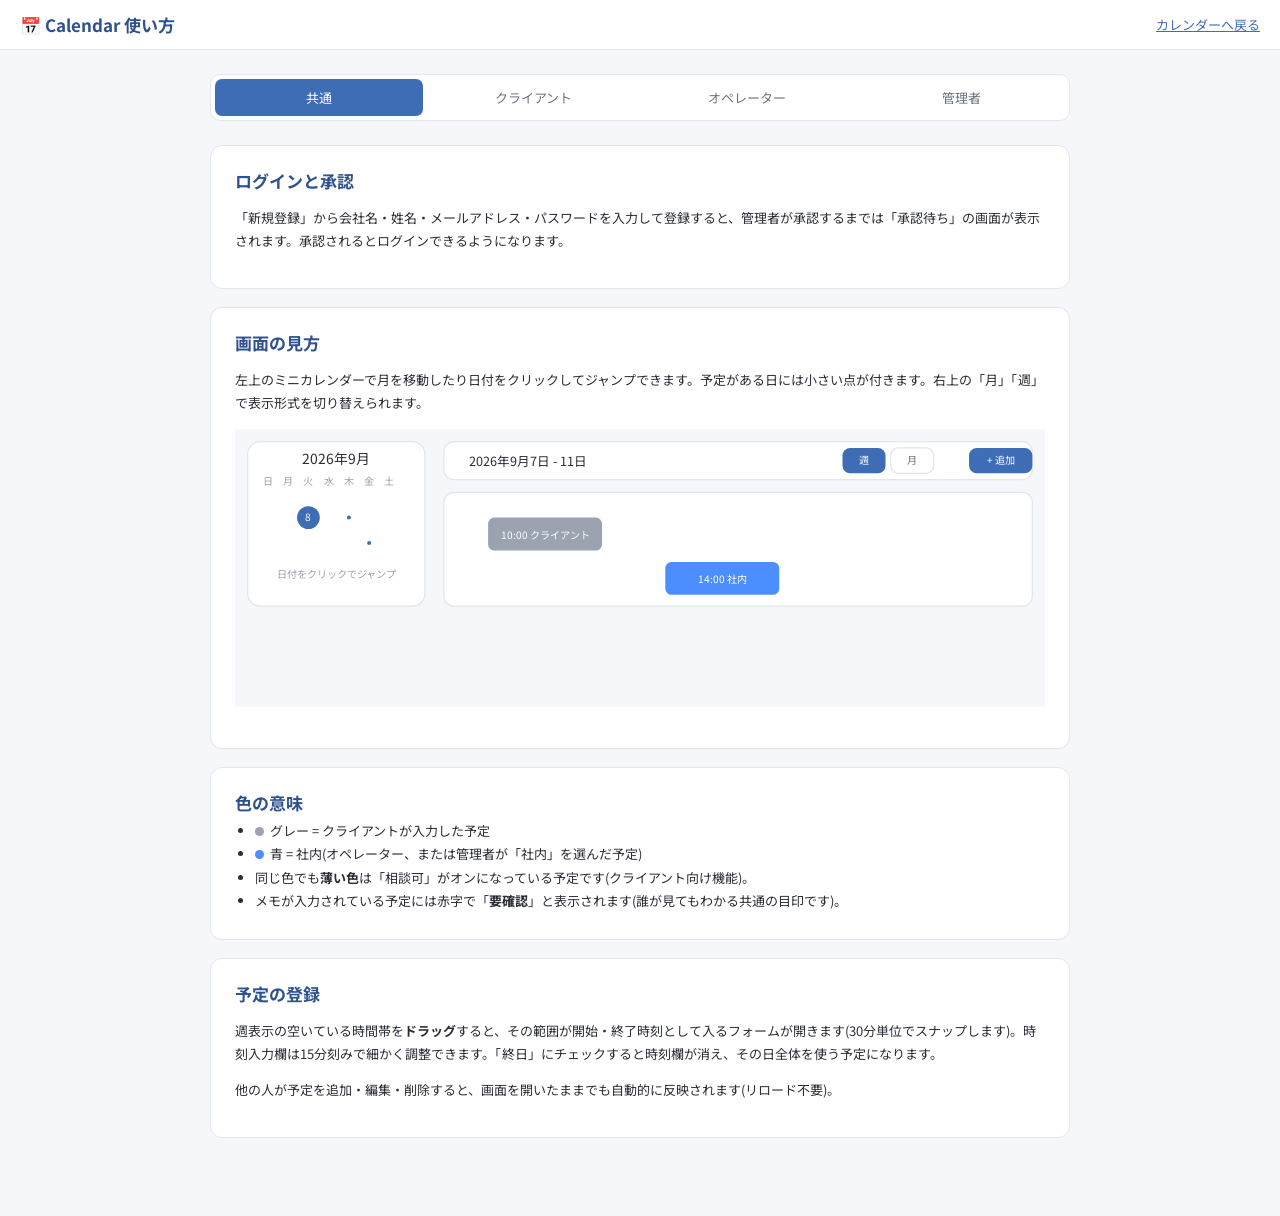
<file: help.html>
<!DOCTYPE html>
<html lang="ja">
<head>
<meta charset="UTF-8">
<meta name="viewport" content="width=device-width, initial-scale=1.0">
<title>使い方 - Calendar</title>
<link rel="stylesheet" href="style.css">
<style>
.help-body { max-width: 900px; margin: 0 auto; padding: 24px 20px 60px; }
.help-toggle {
  display: flex;
  gap: 6px;
  border: 1px solid var(--border);
  border-radius: 10px;
  padding: 4px;
  background: #fff;
  margin-bottom: 24px;
  flex-wrap: wrap;
}
.help-toggle button {
  flex: 1;
  min-width: 100px;
  border: none;
  background: none;
  border-radius: 7px;
  padding: 9px 10px;
  font-size: 13px;
  font-family: inherit;
  cursor: pointer;
  color: var(--text-muted);
}
.help-toggle button.active { background: var(--accent); color: #fff; }
.help-section { display: none; }
.help-section.active { display: block; }
.help-card {
  background: #fff;
  border: 1px solid var(--border);
  border-radius: 12px;
  padding: 22px 24px;
  margin-bottom: 18px;
}
.help-card h2 { margin: 0 0 4px; font-size: 17px; color: var(--accent-dark); }
.help-card h3 { margin: 18px 0 6px; font-size: 14px; }
.help-card p, .help-card li { font-size: 13px; line-height: 1.8; color: var(--text); }
.help-card ul { margin: 4px 0; padding-left: 20px; }
.help-figure { text-align: center; margin: 14px 0; }
.help-figure svg { max-width: 100%; height: auto; }
.help-note {
  background: #F5F7FA;
  border-left: 3px solid var(--accent);
  border-radius: 6px;
  padding: 10px 14px;
  font-size: 12.5px;
  color: var(--text-muted);
  margin-top: 10px;
}
</style>
</head>
<body>
<div class="app-header">
  <div class="brand">📅 Calendar 使い方</div>
  <div class="right">
    <a href="calendar.html">カレンダーへ戻る</a>
  </div>
</div>

<div class="help-body">
  <div class="help-toggle" id="roleToggle">
    <button class="active" data-target="common">共通</button>
    <button data-target="client">クライアント</button>
    <button data-target="operator">オペレーター</button>
    <button data-target="admin">管理者</button>
  </div>

  <!-- ========== 共通 ========== -->
  <div class="help-section active" id="sec-common">
    <div class="help-card">
      <h2>ログインと承認</h2>
      <p>「新規登録」から会社名・姓名・メールアドレス・パスワードを入力して登録すると、管理者が承認するまでは「承認待ち」の画面が表示されます。承認されるとログインできるようになります。</p>
    </div>

    <div class="help-card">
      <h2>画面の見方</h2>
      <p>左上のミニカレンダーで月を移動したり日付をクリックしてジャンプできます。予定がある日には小さい点が付きます。右上の「月」「週」で表示形式を切り替えられます。</p>
      <div class="help-figure">
        <svg viewBox="0 0 640 220" xmlns="http://www.w3.org/2000/svg">
          <rect x="0" y="0" width="640" height="220" fill="#F5F7FA"/>
          <rect x="10" y="10" width="140" height="130" rx="10" fill="#fff" stroke="#E2E6ED"/>
          <text x="80" y="28" font-size="11" text-anchor="middle" fill="#2A2E36">2026年9月</text>
          <g fill="#9AA3AF" font-size="8">
            <text x="26" y="44" text-anchor="middle">日</text><text x="42" y="44" text-anchor="middle">月</text>
            <text x="58" y="44" text-anchor="middle">火</text><text x="74" y="44" text-anchor="middle">水</text>
            <text x="90" y="44" text-anchor="middle">木</text><text x="106" y="44" text-anchor="middle">金</text>
            <text x="122" y="44" text-anchor="middle">土</text>
          </g>
          <circle cx="58" cy="70" r="9" fill="#3E6CB5"/>
          <text x="58" y="73" font-size="8" text-anchor="middle" fill="#fff">8</text>
          <circle cx="90" cy="70" r="1.6" fill="#3E6CB5"/>
          <circle cx="106" cy="90" r="1.6" fill="#3E6CB5"/>
          <text x="80" y="118" font-size="8" text-anchor="middle" fill="#9AA3AF">日付をクリックでジャンプ</text>

          <rect x="165" y="10" width="465" height="30" rx="8" fill="#fff" stroke="#E2E6ED"/>
          <text x="185" y="29" font-size="10" fill="#2A2E36">2026年9月7日 - 11日</text>
          <rect x="480" y="15" width="34" height="20" rx="6" fill="#3E6CB5"/>
          <text x="497" y="28" font-size="8" text-anchor="middle" fill="#fff">週</text>
          <rect x="518" y="15" width="34" height="20" rx="6" fill="#fff" stroke="#E2E6ED"/>
          <text x="535" y="28" font-size="8" text-anchor="middle" fill="#6B7280">月</text>
          <rect x="580" y="15" width="50" height="20" rx="6" fill="#3E6CB5"/>
          <text x="605" y="28" font-size="8" text-anchor="middle" fill="#fff">+ 追加</text>

          <rect x="165" y="50" width="465" height="90" rx="8" fill="#fff" stroke="#E2E6ED"/>
          <rect x="200" y="70" width="90" height="26" rx="5" fill="#9AA3AF"/>
          <text x="245" y="87" font-size="8" text-anchor="middle" fill="#fff">10:00 クライアント</text>
          <rect x="340" y="105" width="90" height="26" rx="5" fill="#4C8DFF"/>
          <text x="385" y="122" font-size="8" text-anchor="middle" fill="#fff">14:00 社内</text>
        </svg>
      </div>
    </div>

    <div class="help-card">
      <h2>色の意味</h2>
      <ul>
        <li><span class="dot personal" style="display:inline-block;width:9px;height:9px;border-radius:50%;background:var(--personal);margin-right:6px;"></span>グレー = クライアントが入力した予定</li>
        <li><span class="dot appointment" style="display:inline-block;width:9px;height:9px;border-radius:50%;background:var(--appointment);margin-right:6px;"></span>青 = 社内(オペレーター、または管理者が「社内」を選んだ予定)</li>
        <li>同じ色でも<b>薄い色</b>は「相談可」がオンになっている予定です(クライアント向け機能)。</li>
        <li>メモが入力されている予定には赤字で「<b>要確認</b>」と表示されます(誰が見てもわかる共通の目印です)。</li>
      </ul>
    </div>

    <div class="help-card">
      <h2>予定の登録</h2>
      <p>週表示の空いている時間帯を<b>ドラッグ</b>すると、その範囲が開始・終了時刻として入るフォームが開きます(30分単位でスナップします)。時刻入力欄は15分刻みで細かく調整できます。「終日」にチェックすると時刻欄が消え、その日全体を使う予定になります。</p>
      <p>他の人が予定を追加・編集・削除すると、画面を開いたままでも自動的に反映されます(リロード不要)。</p>
    </div>
  </div>

  <!-- ========== クライアント ========== -->
  <div class="help-section" id="sec-client">
    <div class="help-card">
      <h2>クライアントの方へ</h2>
      <p>クライアント権限では、自分の予定(グレー表示)を登録・編集・削除できます。他の人が入力した予定は編集できません。</p>
      <div class="help-figure">
        <svg viewBox="0 0 400 260" xmlns="http://www.w3.org/2000/svg">
          <rect x="0" y="0" width="400" height="260" fill="#F5F7FA"/>
          <rect x="20" y="10" width="360" height="240" rx="12" fill="#fff" stroke="#E2E6ED"/>
          <text x="40" y="34" font-size="12" fill="#2A2E36">予定を追加</text>
          <text x="40" y="50" font-size="8" fill="#6B7280">作成者: 山田 太郎</text>

          <text x="40" y="70" font-size="9" fill="#6B7280">タイトル(空欄なら「予定あり」)</text>
          <rect x="40" y="76" width="320" height="22" rx="5" fill="#fff" stroke="#E2E6ED"/>

          <rect x="40" y="108" width="12" height="12" rx="3" fill="#fff" stroke="#9AA3AF"/>
          <text x="60" y="118" font-size="9" fill="#2A2E36">終日</text>

          <rect x="40" y="128" width="12" height="12" rx="3" fill="#3E6CB5"/>
          <text x="60" y="138" font-size="9" fill="#2A2E36">相談可</text>
          <text x="120" y="138" font-size="8" fill="#6B7280">← チェックすると薄い色で表示されます</text>

          <text x="40" y="160" font-size="9" fill="#6B7280">開始日 / 開始時刻 / 終了時刻</text>
          <rect x="40" y="166" width="150" height="20" rx="5" fill="#fff" stroke="#E2E6ED"/>
          <rect x="200" y="166" width="80" height="20" rx="5" fill="#fff" stroke="#E2E6ED"/>

          <text x="40" y="204" font-size="9" fill="#6B7280">メモ(任意・入力すると「要確認」表示)</text>
          <rect x="40" y="210" width="320" height="24" rx="5" fill="#fff" stroke="#E2E6ED"/>
        </svg>
      </div>
      <h3>できること</h3>
      <ul>
        <li>タイトル・場所の入力は不要(空欄でOK。空欄の場合は自動で「予定あり」という表示になります)</li>
        <li>「相談可」にチェックすると、その予定は薄いグレーで表示され、日程調整に応じられることが一目でわかります</li>
        <li>自分が登録した予定の編集・削除</li>
        <li>他の人(オペレーター・管理者・他のクライアント)の予定は閲覧のみで編集不可</li>
      </ul>
    </div>
  </div>

  <!-- ========== オペレーター ========== -->
  <div class="help-section" id="sec-operator">
    <div class="help-card">
      <h2>オペレーターの方へ</h2>
      <p>オペレーター権限では、確定した社内アポイントを登録します(青色で表示)。タイトル欄の代わりに「会社名」を入力します。</p>
      <div class="help-figure">
        <svg viewBox="0 0 400 200" xmlns="http://www.w3.org/2000/svg">
          <rect x="0" y="0" width="400" height="200" fill="#F5F7FA"/>
          <rect x="20" y="10" width="360" height="180" rx="12" fill="#fff" stroke="#E2E6ED"/>
          <text x="40" y="34" font-size="12" fill="#2A2E36">予定を追加</text>
          <text x="40" y="50" font-size="8" fill="#6B7280">作成者: 鈴木 花子</text>

          <text x="40" y="70" font-size="9" fill="#6B7280">会社名(必須)</text>
          <rect x="40" y="76" width="320" height="22" rx="5" fill="#fff" stroke="#4C8DFF"/>
          <text x="52" y="91" font-size="9" fill="#2A2E36">サンプル株式会社</text>

          <text x="40" y="118" font-size="9" fill="#6B7280">開始日 / 時刻</text>
          <rect x="40" y="124" width="150" height="20" rx="5" fill="#fff" stroke="#E2E6ED"/>
          <rect x="200" y="124" width="80" height="20" rx="5" fill="#fff" stroke="#E2E6ED"/>

          <text x="40" y="164" font-size="9" fill="#6B7280">メモ(任意)</text>
          <rect x="40" y="170" width="320" height="14" rx="5" fill="#fff" stroke="#E2E6ED"/>
        </svg>
      </div>

      <h3>入力できない期間があります</h3>
      <p>管理者が設定した「本日から○営業日」は、新しい予定を入力できません。週表示ではその期間の列が斜線でグレー表示され、ドラッグでの入力もできなくなります。</p>
      <div class="help-figure">
        <svg viewBox="0 0 400 130" xmlns="http://www.w3.org/2000/svg">
          <rect x="0" y="0" width="400" height="130" fill="#F5F7FA"/>
          <defs>
            <pattern id="stripe" width="10" height="10" patternTransform="rotate(45)" patternUnits="userSpaceOnUse">
              <rect width="10" height="10" fill="#fff"/>
              <line x1="0" y1="0" x2="0" y2="10" stroke="#C7CEDA" stroke-width="4"/>
            </pattern>
          </defs>
          <g stroke="#E2E6ED">
            <rect x="20" y="20" width="70" height="90" fill="url(#stripe)"/>
            <rect x="90" y="20" width="70" height="90" fill="url(#stripe)"/>
            <rect x="160" y="20" width="70" height="90" fill="#fff"/>
            <rect x="230" y="20" width="70" height="90" fill="#fff"/>
            <rect x="300" y="20" width="70" height="90" fill="#fff"/>
          </g>
          <text x="55" y="14" font-size="8" text-anchor="middle" fill="#6B7280">月</text>
          <text x="125" y="14" font-size="8" text-anchor="middle" fill="#6B7280">火</text>
          <text x="195" y="14" font-size="8" text-anchor="middle" fill="#6B7280">水</text>
          <text x="265" y="14" font-size="8" text-anchor="middle" fill="#6B7280">木</text>
          <text x="335" y="14" font-size="8" text-anchor="middle" fill="#6B7280">金</text>
          <text x="55" y="65" font-size="8" text-anchor="middle" fill="#9AA3AF">入力不可</text>
          <text x="125" y="65" font-size="8" text-anchor="middle" fill="#9AA3AF">入力不可</text>
          <text x="195" y="65" font-size="8" text-anchor="middle" fill="#3E6CB5">入力可</text>
        </svg>
      </div>

      <h3>できること・できないこと</h3>
      <ul>
        <li>自分が登録した予定の編集はできます</li>
        <li><b>削除はできません</b>(削除が必要な場合は管理者に依頼してください)</li>
        <li>他の人(クライアント・他のオペレーター・管理者)の予定は編集不可</li>
      </ul>
    </div>
  </div>

  <!-- ========== 管理者 ========== -->
  <div class="help-section" id="sec-admin">
    <div class="help-card">
      <h2>管理者の方へ</h2>
      <p>管理者はすべての予定を入力・編集・削除できます。予定を追加する際は「種別」で社内/管理者を選べます(タイトル欄が「会社名」⇔「タイトル」に切り替わります)。</p>
      <div class="help-figure">
        <svg viewBox="0 0 400 130" xmlns="http://www.w3.org/2000/svg">
          <rect x="0" y="0" width="400" height="130" fill="#F5F7FA"/>
          <rect x="20" y="10" width="360" height="110" rx="12" fill="#fff" stroke="#E2E6ED"/>
          <text x="40" y="32" font-size="10" fill="#6B7280">種別</text>
          <rect x="40" y="40" width="140" height="26" rx="6" fill="#4C8DFF"/>
          <text x="110" y="57" font-size="9" text-anchor="middle" fill="#fff">社内</text>
          <rect x="185" y="40" width="140" height="26" rx="6" fill="#fff" stroke="#E2E6ED"/>
          <text x="255" y="57" font-size="9" text-anchor="middle" fill="#6B7280">管理者</text>
          <text x="40" y="90" font-size="8" fill="#6B7280">「社内」選択時はタイトル欄が「会社名」に、</text>
          <text x="40" y="102" font-size="8" fill="#6B7280">「管理者」選択時は「タイトル」表示になります。</text>
        </svg>
      </div>

      <h3>管理者ページでできること</h3>
      <ul>
        <li><b>ユーザーの承認</b>:新規登録者を承認/取消</li>
        <li><b>権限の変更</b>:クライアント/オペレーター/管理者をプルダウンで切り替え</li>
        <li><b>入力制限の設定</b>:オペレーターが新規入力できない「本日からの営業日数」を設定</li>
      </ul>
      <div class="help-figure">
        <svg viewBox="0 0 500 150" xmlns="http://www.w3.org/2000/svg">
          <rect x="0" y="0" width="500" height="150" fill="#F5F7FA"/>
          <rect x="20" y="10" width="460" height="60" rx="10" fill="#fff" stroke="#E2E6ED"/>
          <text x="36" y="30" font-size="10" fill="#2A2E36">入力制限の設定</text>
          <text x="36" y="46" font-size="8" fill="#6B7280">本日から入力不可にする営業日数</text>
          <rect x="270" y="34" width="50" height="20" rx="5" fill="#fff" stroke="#E2E6ED"/>
          <text x="295" y="48" font-size="9" text-anchor="middle" fill="#2A2E36">5</text>
          <rect x="335" y="34" width="50" height="20" rx="5" fill="#3E6CB5"/>
          <text x="360" y="48" font-size="8" text-anchor="middle" fill="#fff">保存</text>

          <rect x="20" y="82" width="460" height="60" rx="10" fill="#fff" stroke="#E2E6ED"/>
          <text x="36" y="100" font-size="8" fill="#6B7280">氏名</text>
          <text x="120" y="100" font-size="8" fill="#6B7280">承認</text>
          <text x="200" y="100" font-size="8" fill="#6B7280">権限</text>
          <text x="36" y="122" font-size="9" fill="#2A2E36">鈴木 花子</text>
          <rect x="110" y="112" width="46" height="16" rx="8" fill="#E5F6EA"/>
          <text x="133" y="124" font-size="7" text-anchor="middle" fill="#1E8A3B">承認済み</text>
          <rect x="190" y="110" width="90" height="20" rx="5" fill="#fff" stroke="#E2E6ED"/>
          <text x="235" y="124" font-size="8" text-anchor="middle" fill="#2A2E36">オペレーター ▾</text>
        </svg>
      </div>
      <div class="help-note">この使い方ページ内のイラストは実際の画面の見た目を簡略化したものです。実際のレイアウトとは細部が異なる場合があります。</div>
    </div>
  </div>
</div>

<script>
document.getElementById("roleToggle").addEventListener("click", (e) => {
  const btn = e.target.closest("button[data-target]");
  if (!btn) return;
  document.querySelectorAll("#roleToggle button").forEach(b => b.classList.toggle("active", b === btn));
  document.querySelectorAll(".help-section").forEach(s => s.classList.remove("active"));
  document.getElementById("sec-" + btn.dataset.target).classList.add("active");
});
</script>
</body>
</html>
</file>
<file: style.css>
@import url('https://fonts.googleapis.com/css2?family=Noto+Sans+JP:wght@400;500;700&display=swap');

:root {
  --accent: #3E6CB5;
  --accent-dark: #2E5290;
  --bg: #F5F7FA;
  --card-bg: #FFFFFF;
  --border: #E2E6ED;
  --border-strong: #C7CEDA;
  --text: #2A2E36;
  --text-muted: #6B7280;
  --personal: #9AA3AF;
  --personal-pale: #E4E6E9;
  --appointment: #4C8DFF;
  --appointment-pale: #DCEAFF;
  --danger: #E15554;
}

* { box-sizing: border-box; }

/* .btn's own `display` would otherwise beat the UA [hidden] rule and make
   hidden buttons (e.g. #deleteBtn on a new event) render anyway. */
[hidden] { display: none !important; }

body {
  margin: 0;
  font-family: 'Noto Sans JP', -apple-system, BlinkMacSystemFont, "Hiragino Kaku Gothic ProN", sans-serif;
  background: var(--bg);
  color: var(--text);
}

a { color: var(--accent); }

.auth-page {
  min-height: 100vh;
  display: flex;
  align-items: center;
  justify-content: center;
  padding: 16px;
}

.auth-card {
  background: var(--card-bg);
  border: 1px solid var(--border);
  border-radius: 16px;
  padding: 36px 32px;
  width: 100%;
  max-width: 380px;
  box-shadow: 0 4px 24px rgba(30, 40, 60, 0.06);
}

.auth-card h1 {
  font-size: 22px;
  margin: 0 0 24px;
  text-align: center;
  color: var(--accent-dark);
}

.field { margin-bottom: 16px; }
.field label {
  display: block;
  font-size: 13px;
  color: var(--text-muted);
  margin-bottom: 6px;
}
.field input, .field select, .field textarea {
  width: 100%;
  padding: 10px 12px;
  border: 1px solid var(--border);
  border-radius: 8px;
  font-size: 14px;
  font-family: inherit;
  background: #fff;
}
.field input:focus, .field select:focus, .field textarea:focus {
  outline: none;
  border-color: var(--accent);
}

.btn {
  display: inline-flex;
  align-items: center;
  justify-content: center;
  gap: 6px;
  border: none;
  border-radius: 8px;
  padding: 10px 18px;
  font-size: 14px;
  font-family: inherit;
  font-weight: 500;
  cursor: pointer;
  background: var(--accent);
  color: #fff;
  transition: background 0.15s;
}
.btn:hover { background: var(--accent-dark); }
.btn.block { width: 100%; }
.btn.secondary { background: #fff; color: var(--text); border: 1px solid var(--border); }
.btn.secondary:hover { background: #F0F2F5; }
.btn.danger { background: var(--danger); }
.btn.danger:hover { background: #C64444; }
.btn:disabled { opacity: 0.5; cursor: default; }

.msg { font-size: 13px; margin-top: 14px; text-align: center; }
.msg.error { color: var(--danger); }
.msg.info { color: var(--text-muted); }

/* Any event with a memo gets this flag, regardless of role/type. */
.need-check { color: var(--danger); font-weight: 700; margin-left: 4px; }
/* Shown whenever "相談可" is on. */
.negotiable-flag { color: var(--accent); font-weight: 700; margin-left: 4px; }

.switch-link { text-align: center; font-size: 13px; margin-top: 18px; color: var(--text-muted); }

/* App shell */
.app-header {
  display: flex;
  align-items: center;
  justify-content: space-between;
  padding: 12px 20px;
  background: var(--card-bg);
  border-bottom: 1px solid var(--border);
}
.app-header .brand {
  font-weight: 700;
  color: var(--accent-dark);
  font-size: 17px;
}
.app-header .right { display: flex; align-items: center; gap: 10px; font-size: 13px; color: var(--text-muted); }

.app-body { padding: 20px; max-width: 1100px; margin: 0 auto; }

.app-shell {
  display: flex;
  align-items: flex-start;
  gap: 20px;
  max-width: 1280px;
  margin: 0 auto;
  padding: 20px;
}
.sidebar { width: 220px; flex-shrink: 0; }
.main-content { flex: 1; min-width: 0; }

.mini-cal {
  background: var(--card-bg);
  border: 1px solid var(--border);
  border-radius: 12px;
  padding: 14px;
}
.mini-cal-header {
  display: flex;
  align-items: center;
  justify-content: space-between;
  font-size: 13px;
  font-weight: 700;
  margin-bottom: 10px;
}
.mini-cal-nav { display: flex; gap: 2px; }
.mini-cal-nav button {
  border: none;
  background: none;
  cursor: pointer;
  font-size: 14px;
  color: var(--text-muted);
  width: 22px; height: 22px;
  border-radius: 6px;
}
.mini-cal-nav button:hover { background: #F0F2F5; }

.mini-grid { display: grid; grid-template-columns: repeat(7, 1fr); gap: 2px; }
.mini-dow { text-align: center; font-size: 10px; color: var(--text-muted); padding-bottom: 4px; }
.mini-day {
  position: relative;
  text-align: center;
  font-size: 11px;
  padding: 5px 0 7px;
  border-radius: 6px;
  cursor: pointer;
  color: var(--text);
}
.mini-day:hover { background: #F0F2F5; }
.mini-day.other-month { color: #C4C9D2; }
.mini-day.today { font-weight: 700; color: var(--accent-dark); }
.mini-day.selected { background: var(--accent); color: #fff; }
.mini-day .mini-dot {
  position: absolute;
  bottom: 1px; left: 50%;
  transform: translateX(-50%);
  width: 4px; height: 4px;
  border-radius: 50%;
  background: var(--accent);
}
.mini-day.selected .mini-dot { background: #fff; }

.calendar-toolbar {
  display: flex;
  align-items: center;
  justify-content: space-between;
  margin-bottom: 14px;
  flex-wrap: wrap;
  gap: 10px;
}
.calendar-toolbar .month-label { font-size: 19px; font-weight: 700; min-width: 200px; text-align: center; }
.calendar-toolbar .nav-btns { display: flex; align-items: center; gap: 6px; }
.icon-btn {
  border: 1px solid var(--border);
  background: #fff;
  border-radius: 8px;
  width: 34px; height: 34px;
  cursor: pointer;
  font-size: 15px;
  color: var(--text);
}
.icon-btn:hover { background: #F0F2F5; }

.view-toggle {
  display: flex;
  border: 1px solid var(--border);
  border-radius: 8px;
  overflow: hidden;
  margin-right: 4px;
}
.view-btn {
  border: none;
  background: #fff;
  padding: 8px 14px;
  font-size: 13px;
  font-family: inherit;
  cursor: pointer;
  color: var(--text-muted);
}
.view-btn + .view-btn { border-left: 1px solid var(--border); }
.view-btn.active { background: var(--accent); color: #fff; }

.legend { display: flex; gap: 16px; font-size: 12px; color: var(--text-muted); margin-bottom: 10px; }
.legend span { display: inline-flex; align-items: center; gap: 5px; }
.dot { width: 9px; height: 9px; border-radius: 50%; display: inline-block; }
.dot.personal { background: var(--personal); }
.dot.appointment { background: var(--appointment); }

.grid {
  display: grid;
  grid-template-columns: repeat(7, 1fr);
  gap: 6px;
}
.grid .dow {
  text-align: center;
  font-size: 12px;
  color: var(--text-muted);
  padding-bottom: 4px;
}
.day-cell {
  background: var(--card-bg);
  border: 1px solid var(--border);
  border-radius: 10px;
  min-height: 96px;
  padding: 6px;
  cursor: pointer;
  display: flex;
  flex-direction: column;
  gap: 4px;
}
.day-cell:hover { border-color: var(--accent); }
.day-cell.other-month { background: #FAFBFC; color: #C4C9D2; }
.day-cell.today { border-color: var(--accent); box-shadow: inset 0 0 0 1px var(--accent); }
.day-num { font-size: 12px; font-weight: 500; }
.chip {
  font-size: 11px;
  padding: 2px 6px;
  border-radius: 5px;
  color: #fff;
  white-space: nowrap;
  overflow: hidden;
  text-overflow: ellipsis;
}
.chip.personal { background: var(--personal); }
.chip.appointment { background: var(--appointment); }
.chip.negotiable { color: var(--text); }
.chip.personal.negotiable { background: var(--personal-pale); }
.chip.appointment.negotiable { background: var(--appointment-pale); }
.chip-more { font-size: 10px; color: var(--text-muted); }

/* Week view (weekdays only, 8:00-21:00 time grid) */
.week-header {
  display: grid;
  grid-template-columns: 56px repeat(5, 1fr);
  margin-bottom: 6px;
}
.week-header-cell {
  text-align: center;
  font-size: 12px;
  line-height: 1.5;
  padding: 6px 0;
  cursor: pointer;
  border-radius: 8px;
  color: var(--text-muted);
}
.week-header-cell:hover { background: #F0F2F5; }
.week-header-cell.today { background: #EEF4FF; color: var(--accent-dark); font-weight: 700; }

.week-body {
  display: grid;
  grid-template-columns: 56px repeat(5, 1fr);
  background: var(--card-bg);
  border: 1px solid var(--border);
  border-radius: 10px;
  padding-top: 8px;
  overflow: hidden;
}
/* Lets the 5 day-column children participate directly in .week-body's grid
   tracks instead of being squeezed into a single track as one wrapper item. */
.week-days { display: contents; }
.week-hour-labels { position: relative; }
.week-hour-label {
  position: absolute;
  left: 0; right: 8px;
  text-align: right;
  font-size: 11px;
  color: var(--text-muted);
  transform: translateY(-7px);
}
.week-day-col {
  position: relative;
  border-left: 2px solid var(--border-strong);
  cursor: pointer;
  user-select: none;
}
.week-day-col.today { background-color: #FAFBFF; }
.week-day-col.blocked {
  cursor: not-allowed;
  background-image: repeating-linear-gradient(
    45deg,
    rgba(154, 163, 175, 0.08), rgba(154, 163, 175, 0.08) 6px,
    transparent 6px, transparent 12px
  );
}
.hour-line {
  position: absolute;
  left: 0; right: 0;
  height: 1px;
  background: var(--border);
  pointer-events: none;
}
.half-hour-line {
  position: absolute;
  left: 0; right: 0;
  height: 1px;
  background: var(--border);
  opacity: 0.45;
  pointer-events: none;
}
.week-drag-preview {
  position: absolute;
  left: 2px; right: 2px;
  background: rgba(62, 108, 181, 0.16);
  border: 1px dashed var(--accent);
  border-radius: 6px;
  pointer-events: none;
}
.week-event-block {
  position: absolute;
  z-index: 2;
  box-sizing: border-box;
  border-radius: 6px;
  padding: 2px 6px;
  font-size: 11px;
  line-height: 1.3;
  color: #fff;
  overflow: hidden;
  white-space: nowrap;
  text-overflow: ellipsis;
  cursor: pointer;
}
.week-event-block.personal { background: var(--personal); }
.week-event-block.appointment { background: var(--appointment); }
.week-event-block.negotiable { color: var(--text); }
.week-event-block.personal.negotiable { background: var(--personal-pale); }
.week-event-block.appointment.negotiable { background: var(--appointment-pale); }
/* Time and title share a single line so short (e.g. 30-min) blocks never
   clip their text — they truncate with an ellipsis instead. */
.week-event-block .wb-time { font-size: 9px; opacity: 0.85; margin-right: 3px; }

/* All-day events have no specific time, so they render as a full-height
   (8:00-21:00) band inside the day's own column instead of a separate row. */
.week-allday-band {
  position: absolute;
  top: 0;
  height: 100%;
  border-radius: 6px;
  border-left: 3px solid;
  box-sizing: border-box;
  cursor: pointer;
  z-index: 1;
}
.week-allday-band.personal { background: rgba(154, 163, 175, 0.16); border-left-color: var(--personal); }
.week-allday-band.appointment { background: rgba(76, 141, 255, 0.14); border-left-color: var(--appointment); }
.week-allday-band.negotiable.personal { background: var(--personal-pale); }
.week-allday-band.negotiable.appointment { background: var(--appointment-pale); }
.week-allday-band .wab-label {
  display: block;
  margin: 6px 6px 0;
  font-size: 11px;
  font-weight: 600;
  color: var(--text);
  white-space: nowrap;
  overflow: hidden;
  text-overflow: ellipsis;
}

/* Modal / side panel */
.overlay {
  position: fixed; inset: 0;
  background: rgba(20, 24, 32, 0.35);
  display: flex; align-items: center; justify-content: center;
  z-index: 50;
  padding: 16px;
}
.overlay[hidden] { display: none; }
.panel {
  background: #fff;
  border-radius: 14px;
  width: 100%;
  max-width: 440px;
  max-height: 88vh;
  overflow-y: auto;
  padding: 24px;
  box-shadow: 0 12px 40px rgba(20,24,32,0.2);
}
.panel h2 { margin: 0 0 4px; font-size: 17px; }
.panel .panel-sub { font-size: 12px; color: var(--text-muted); margin-bottom: 18px; }
.panel-close { float: right; border: none; background: none; font-size: 18px; cursor: pointer; color: var(--text-muted); }

.event-row {
  display: flex;
  align-items: flex-start;
  gap: 8px;
  padding: 10px;
  border: 1px solid var(--border);
  border-radius: 8px;
  margin-bottom: 8px;
  cursor: pointer;
}
.event-row:hover { border-color: var(--accent); }
.event-row .badge {
  font-size: 10px;
  color: #fff;
  padding: 2px 6px;
  border-radius: 5px;
  flex-shrink: 0;
  margin-top: 1px;
}
.event-row .badge.personal { background: var(--personal); }
.event-row .badge.appointment { background: var(--appointment); }
.event-row .ev-main { flex: 1; }
.event-row .ev-title { font-size: 13px; font-weight: 500; }
.event-row .ev-meta { font-size: 11px; color: var(--text-muted); margin-top: 2px; }

.form-actions { display: flex; gap: 8px; margin-top: 18px; }
.form-actions .btn { flex: 1; }

.type-toggle { display: flex; gap: 8px; }
.type-toggle label {
  flex: 1;
  border: 1px solid var(--border);
  border-radius: 8px;
  padding: 8px;
  text-align: center;
  font-size: 13px;
  cursor: pointer;
}
.type-toggle input { display: none; }
.type-toggle input:checked + span { font-weight: 700; }
.type-toggle .opt-personal:has(input:checked) { border-color: var(--personal); background: #EEF4FF; }
.type-toggle .opt-appointment:has(input:checked) { border-color: var(--appointment); background: #FFF4EA; }

.checkbox-row { display: flex; align-items: center; gap: 8px; margin-bottom: 16px; }
.checkbox-row input { width: auto; }
.checkbox-row label { margin: 0; font-size: 13px; color: var(--text); }

.settings-card {
  background: var(--card-bg);
  border: 1px solid var(--border);
  border-radius: 12px;
  padding: 20px;
  margin-bottom: 20px;
}
.settings-card h2 { margin: 0 0 6px; font-size: 16px; }

table.admin-table { width: 100%; border-collapse: collapse; background: #fff; border-radius: 10px; overflow: hidden; }
table.admin-table th, table.admin-table td {
  text-align: left; padding: 10px 12px; font-size: 13px; border-bottom: 1px solid var(--border);
}
table.admin-table th { color: var(--text-muted); font-weight: 500; background: #FAFBFC; }
.pill { font-size: 11px; padding: 2px 8px; border-radius: 10px; }
.pill.yes { background: #E5F6EA; color: #1E8A3B; }
.pill.no { background: #FDECEC; color: #C0392B; }

table.admin-table select {
  font-family: inherit;
  font-size: 13px;
  padding: 6px 8px;
  border: 1px solid var(--border);
  border-radius: 6px;
  background: #fff;
  color: var(--text);
}
table.admin-table select:disabled { opacity: 0.5; }
</file>
